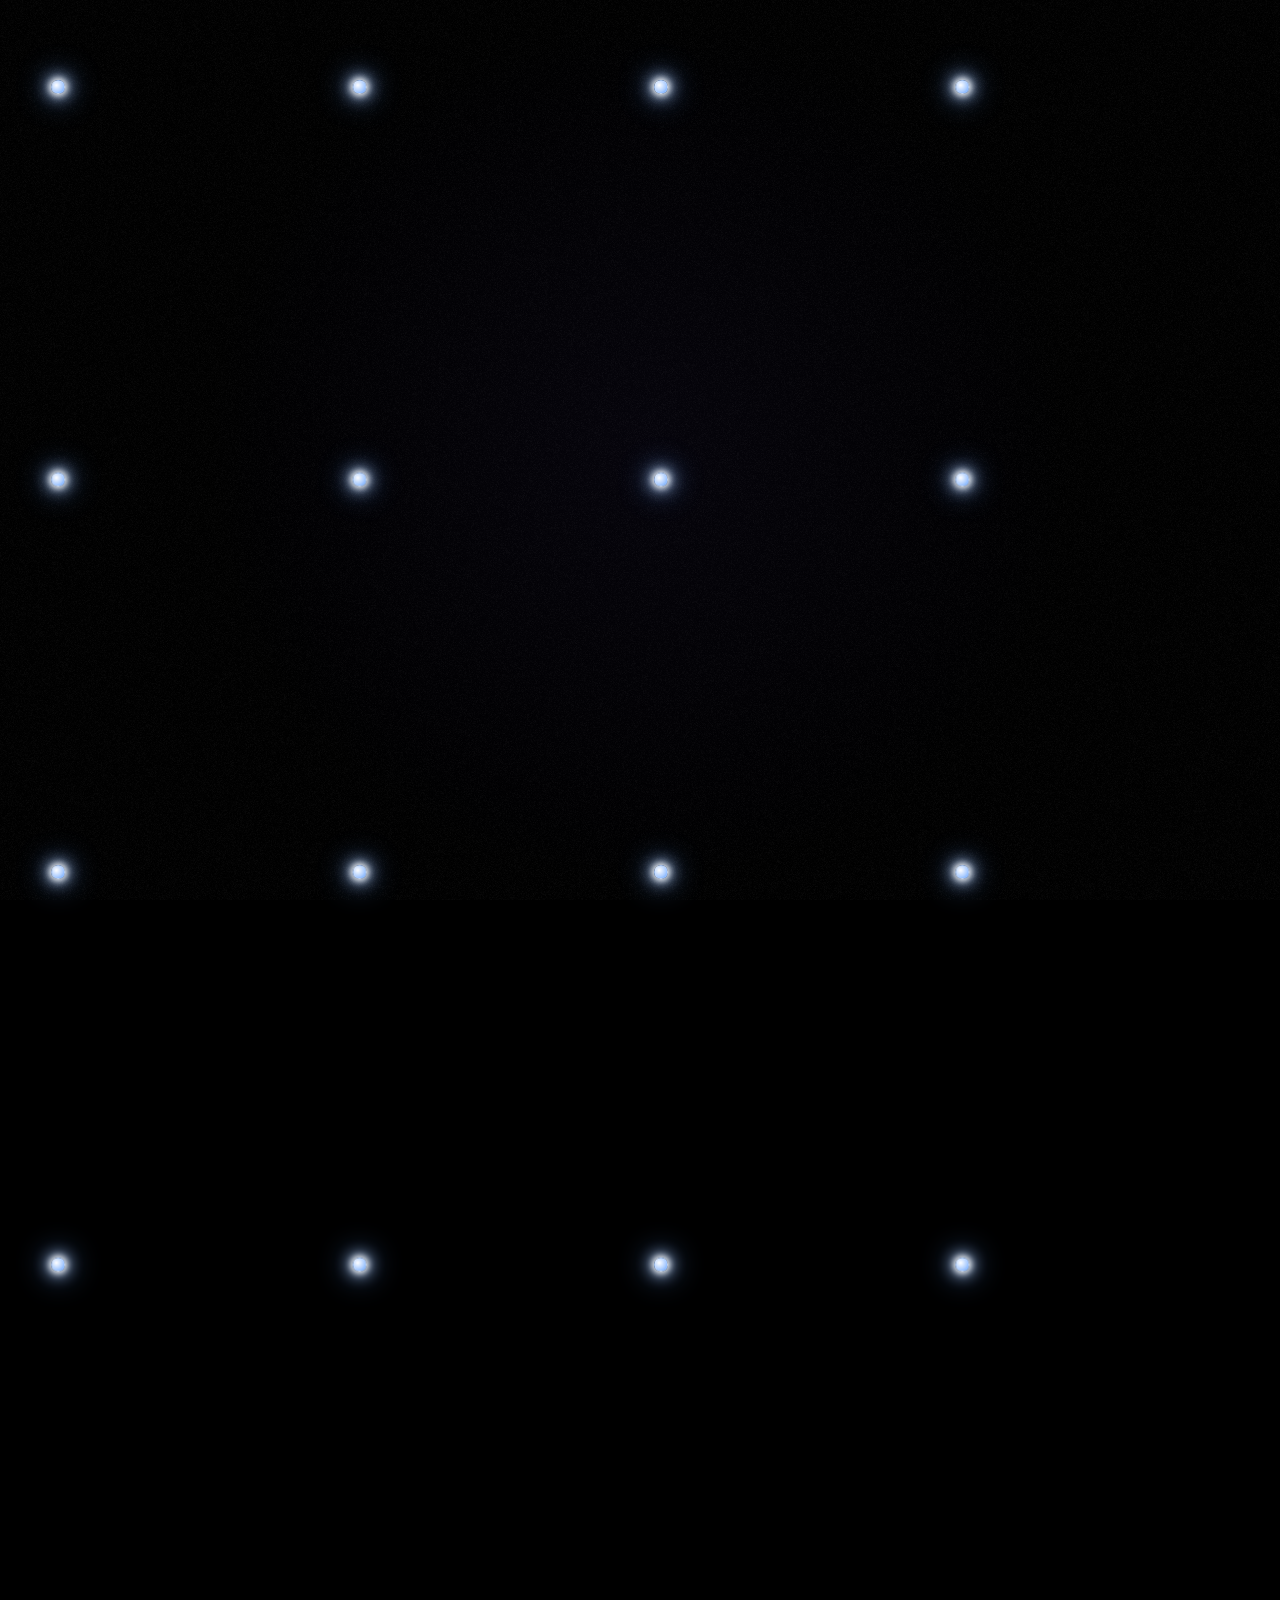
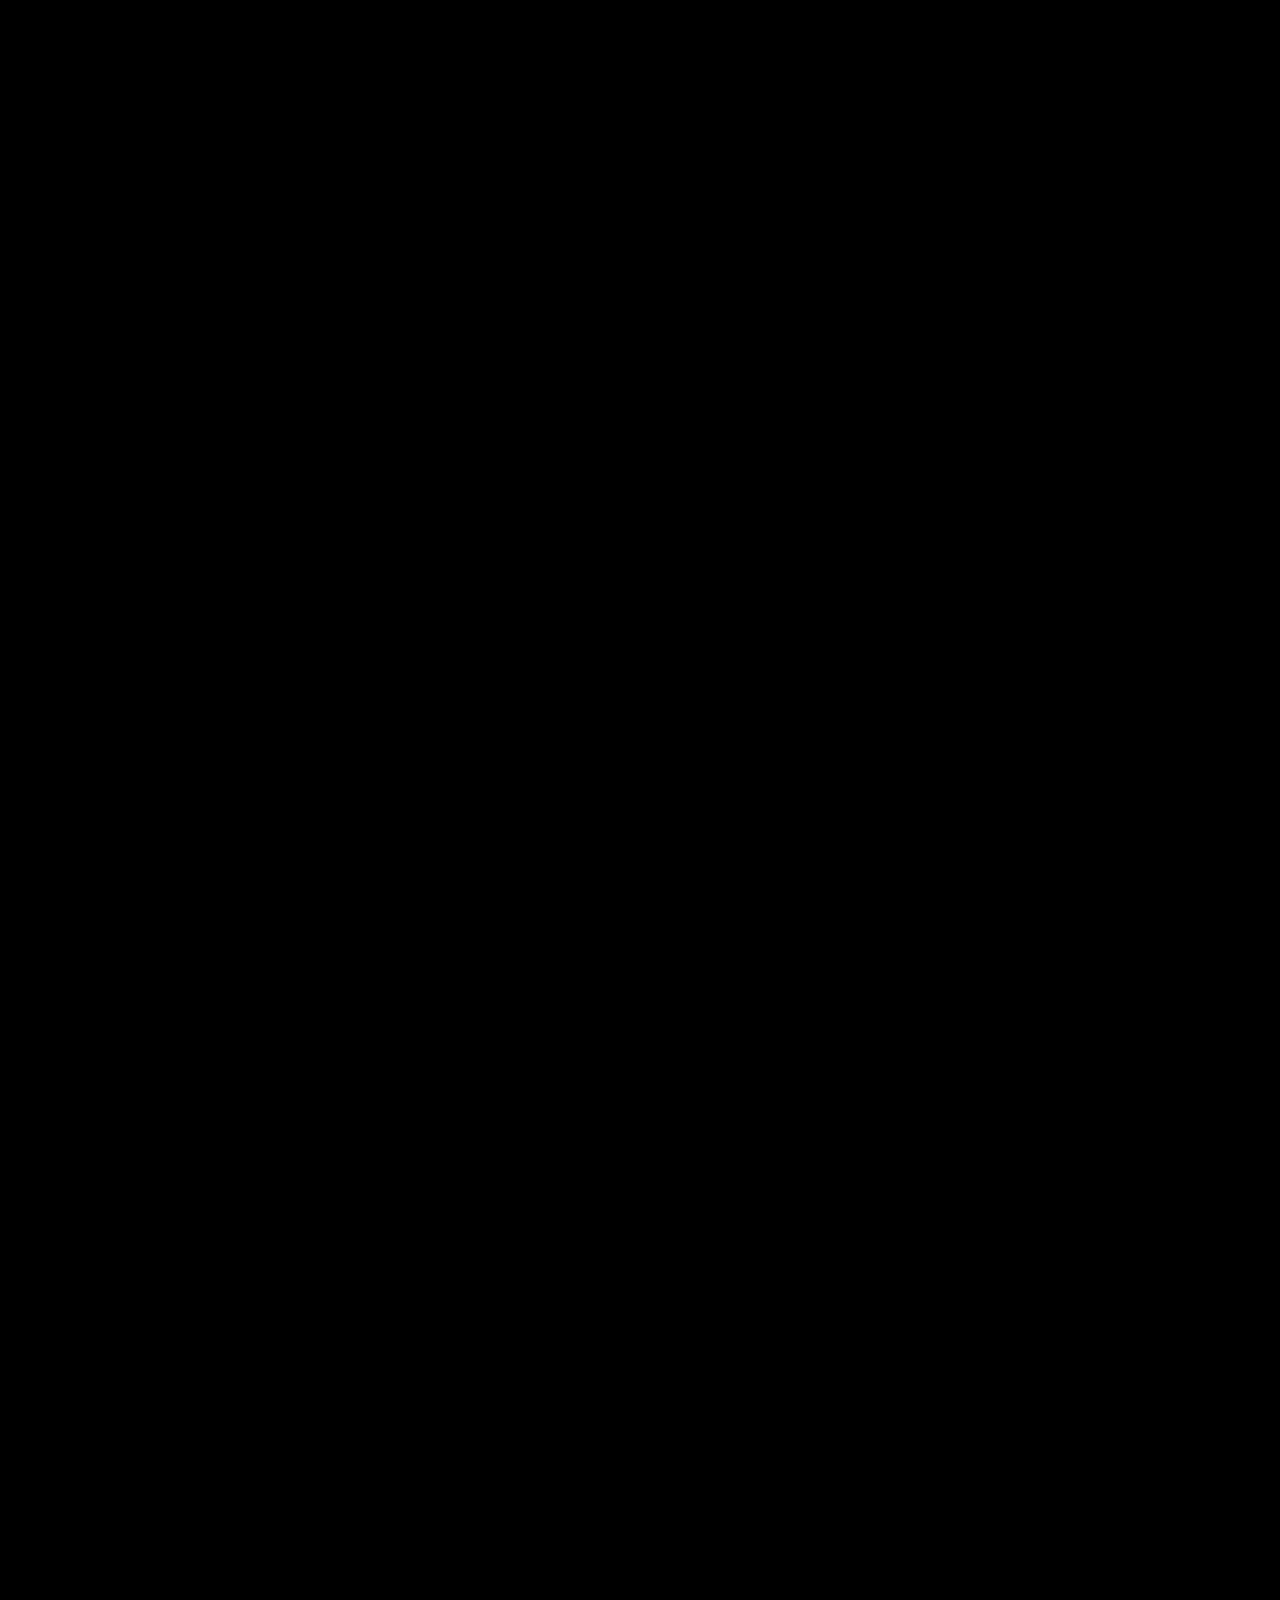
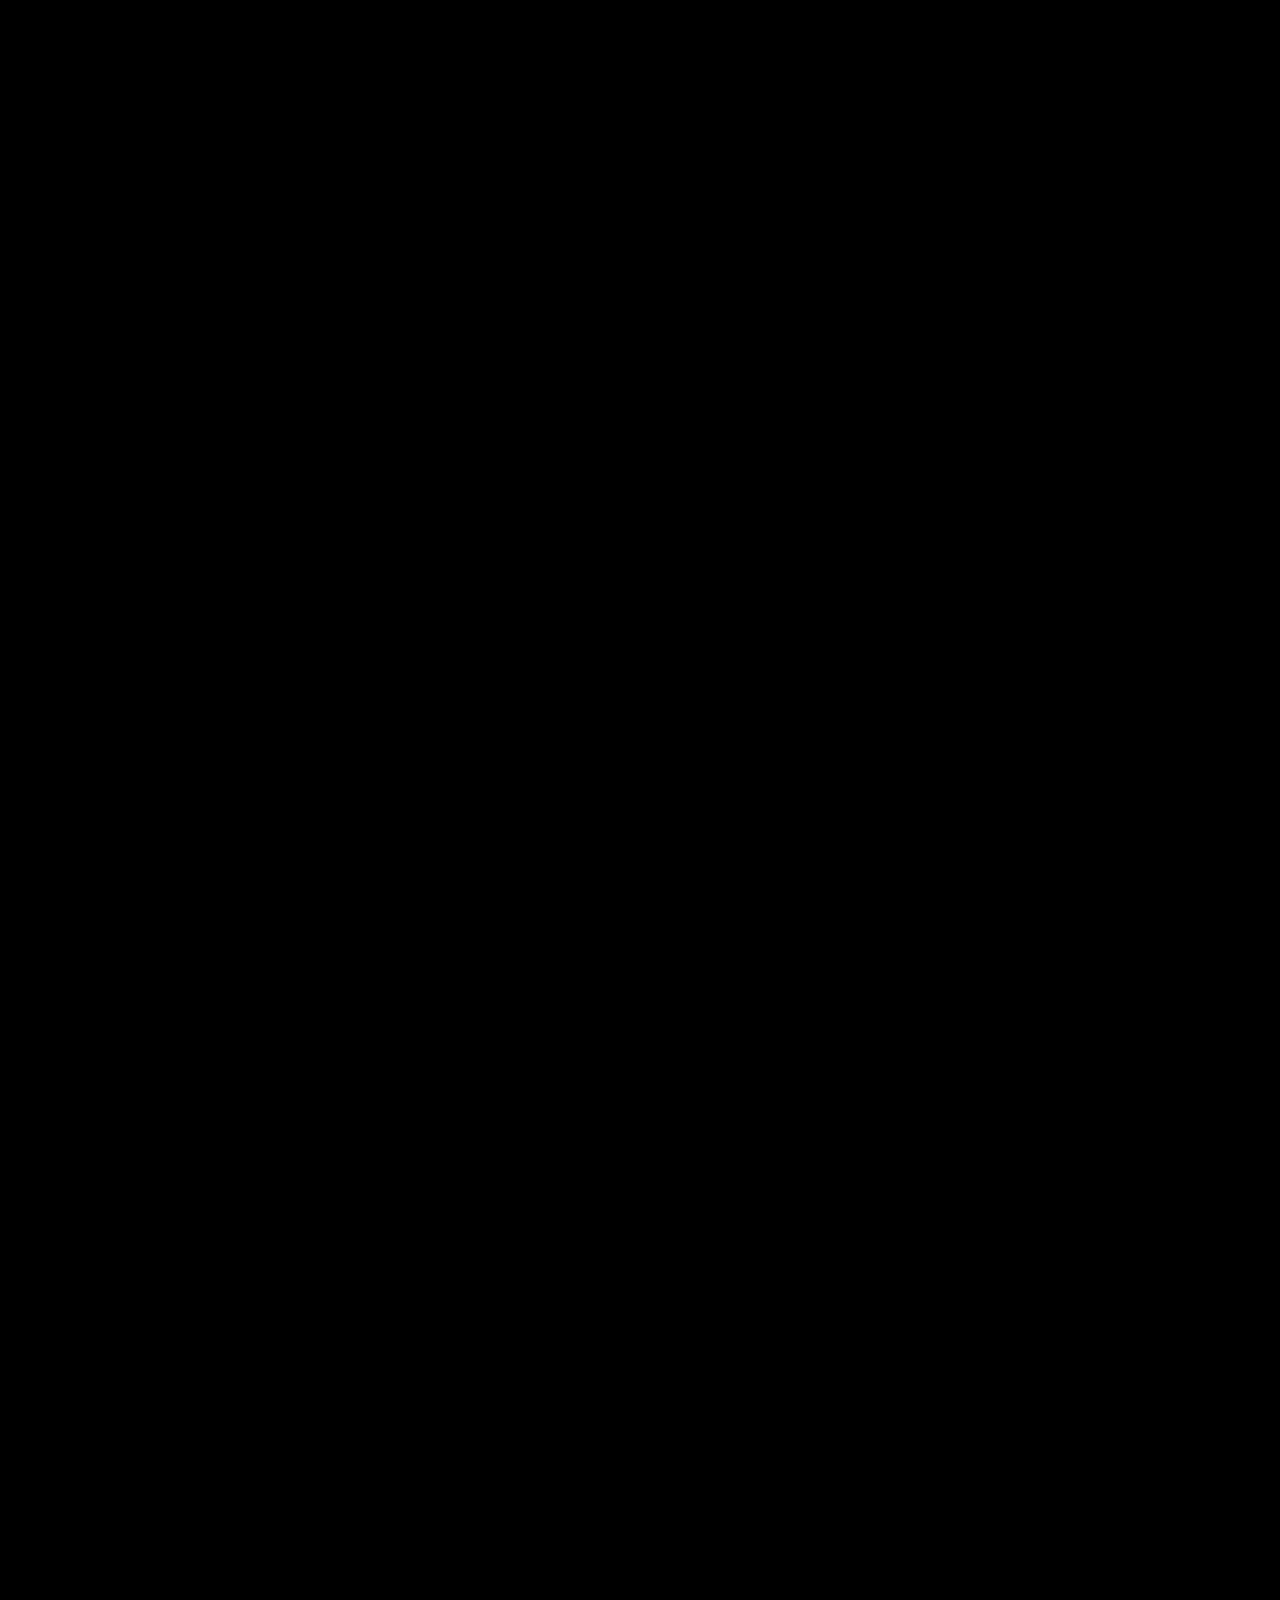
<file: competitions.html>
<!DOCTYPE html>
<html lang="en">

<head>
    <meta charset="UTF-8">
    <meta name="viewport" content="width=device-width, initial-scale=1.0">
    <title>Atomic Competitions</title>
    <link rel="preconnect" href="https://fonts.googleapis.com">
    <link rel="preconnect" href="https://fonts.gstatic.com" crossorigin>
    <link
        href="https://fonts.googleapis.com/css2?family=Orbitron:wght@600;800&family=DM+Mono&family=Space+Mono:wght@400;700&display=swap"
        rel="stylesheet">
    <link rel="stylesheet" href="competitions.css">
</head>

<body>
    <!-- Scroll track to allow the page to scroll to 400vh -->
    <div id="scroll-track"
        style="height: 400vh; width: 1px; position: relative; background: transparent; z-index: 0; pointer-events: none;">
    </div>

    <!-- Background Canvas for Grain/Noise -->
    <canvas id="bg-canvas"></canvas>


    <!-- Main Scene Container -->
    <div id="scene" class="scene">
        <div class="atom-container" id="atom-container">
            <!-- Central Nucleus -->
            <div id="nucleus" class="nucleus"></div>
            <!-- Scroll hint bar (Sticky bottom) -->
            <div id="scroll-hint-bar">
                <h1 id="scroll-hint-text">scroll to know more</h1>
                <div id="scroll-progress-bar"></div>
            </div>
        </div>
    </div>

    <!-- Orbits container for JS injection of images (Full viewport fixed overlay) -->
    <div id="orbit-container" style="
      position: fixed;
      top: 0;
      left: 0;
      width: 100vw;
      height: 100vh;
      pointer-events: none;
      z-index: 5;
      overflow: visible;
    ">
        <div id="ring-line-a" class="orbit-line"></div>
        <div id="ring-line-b" class="orbit-line"></div>
    </div>

    <!-- Final 4x4 Grid Container (Hidden initially) -->
    <div id="grid-container" class="competition-grid" style="display: none;">
        <!-- 16 Grid items generated by JS -->
    </div>

    <script src="competitions.js"></script>
</body>

</html>
</file>
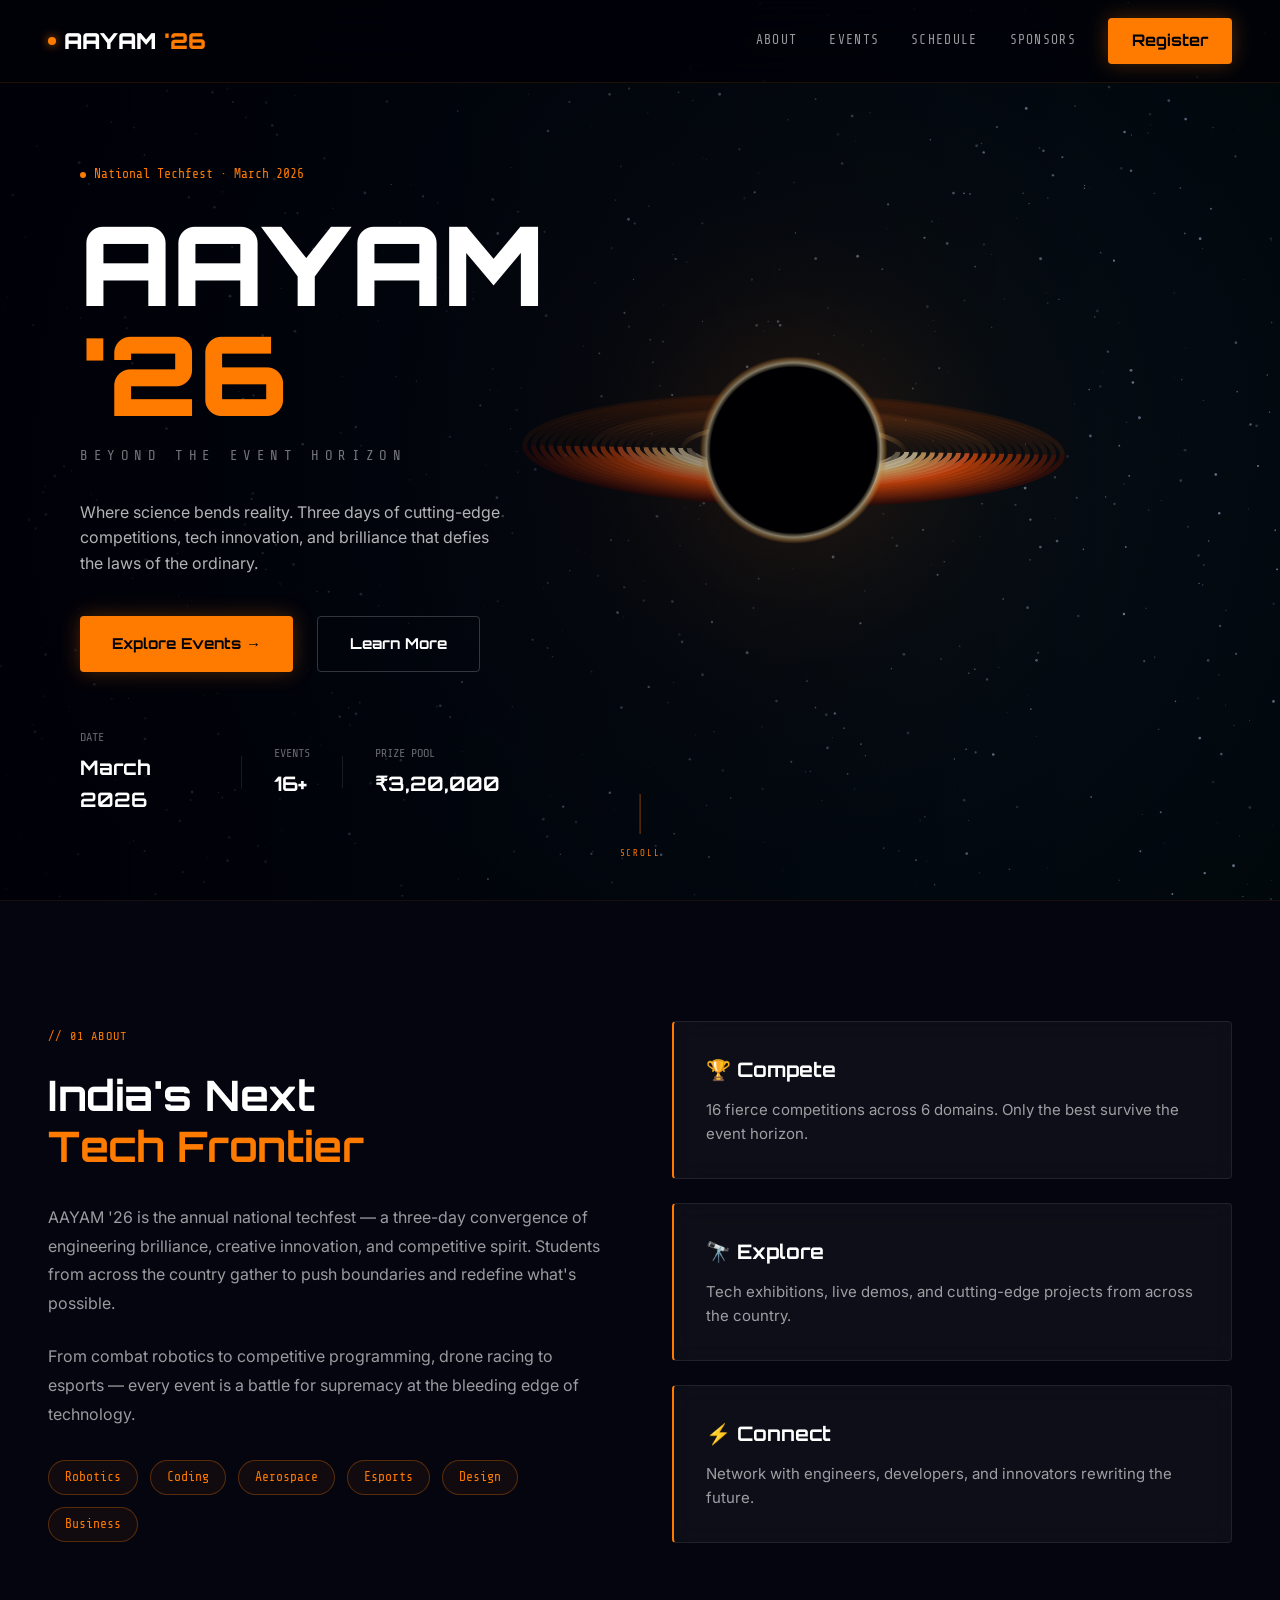
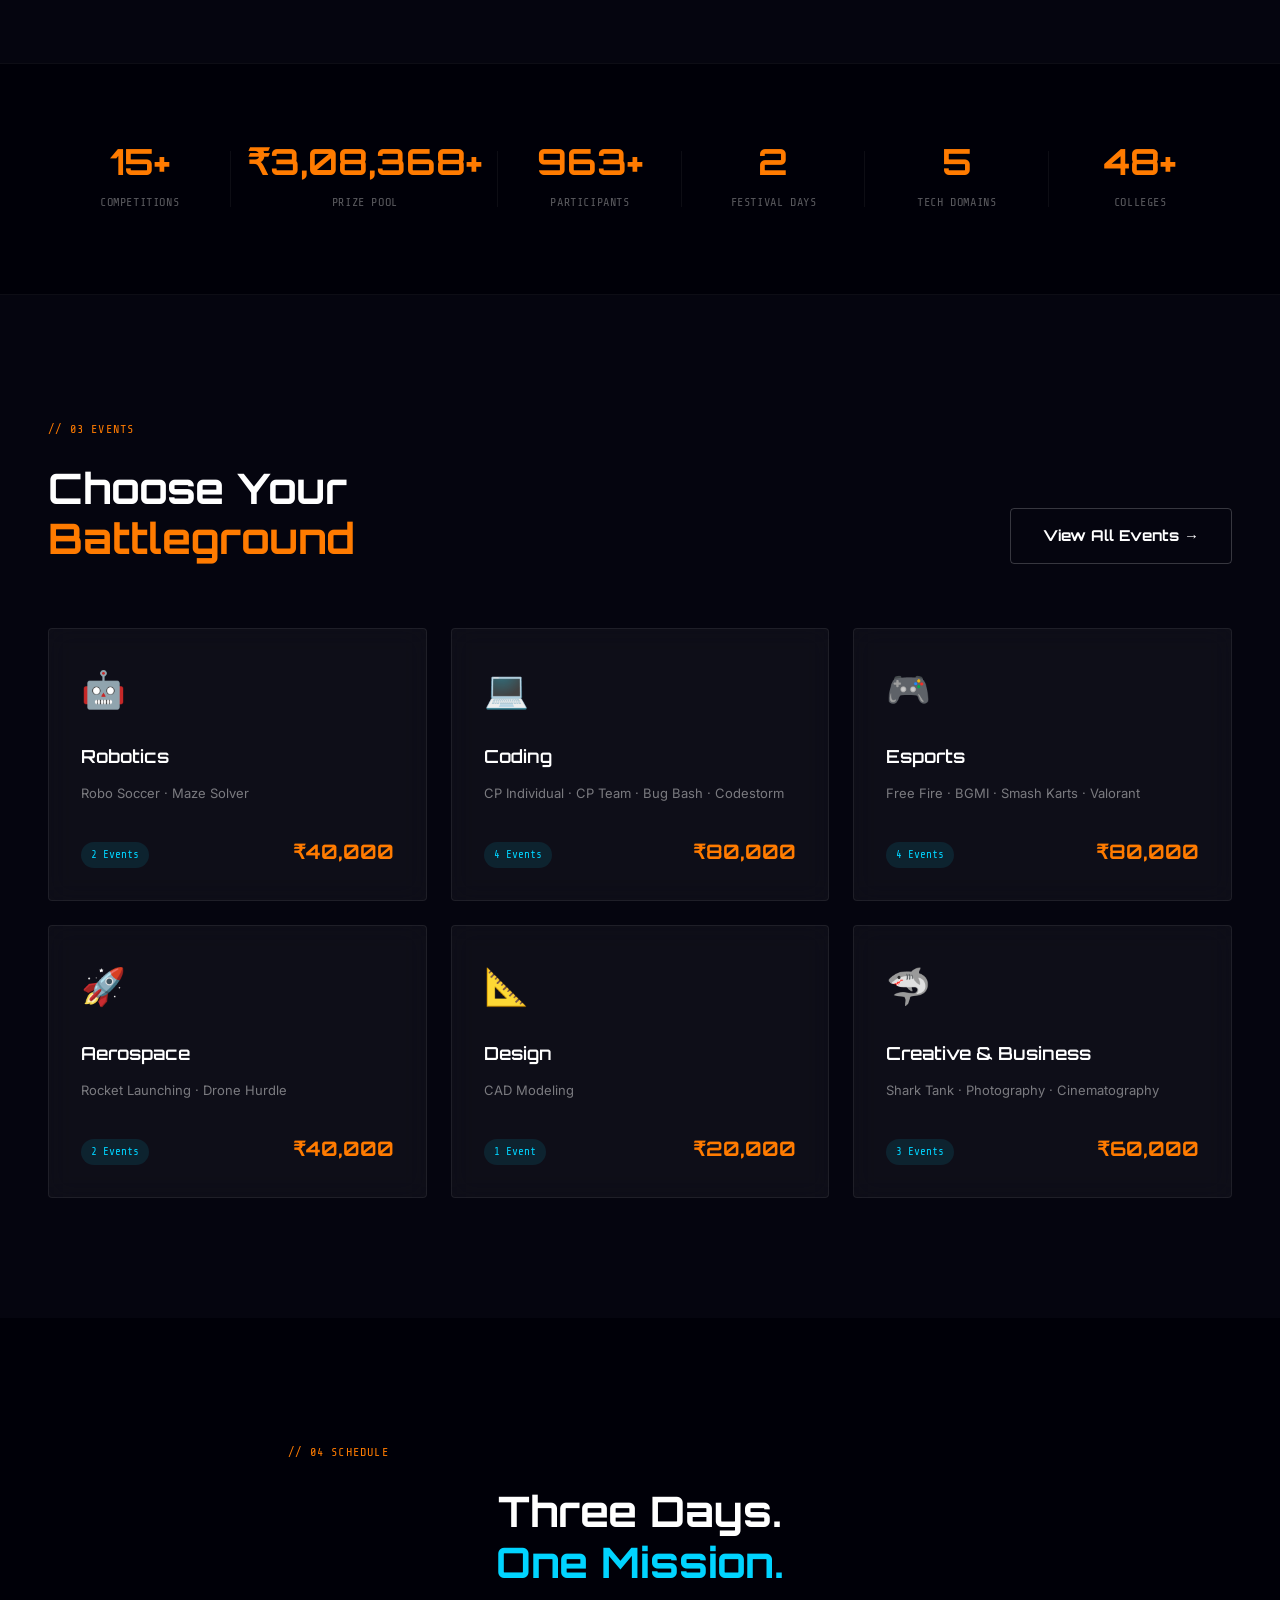
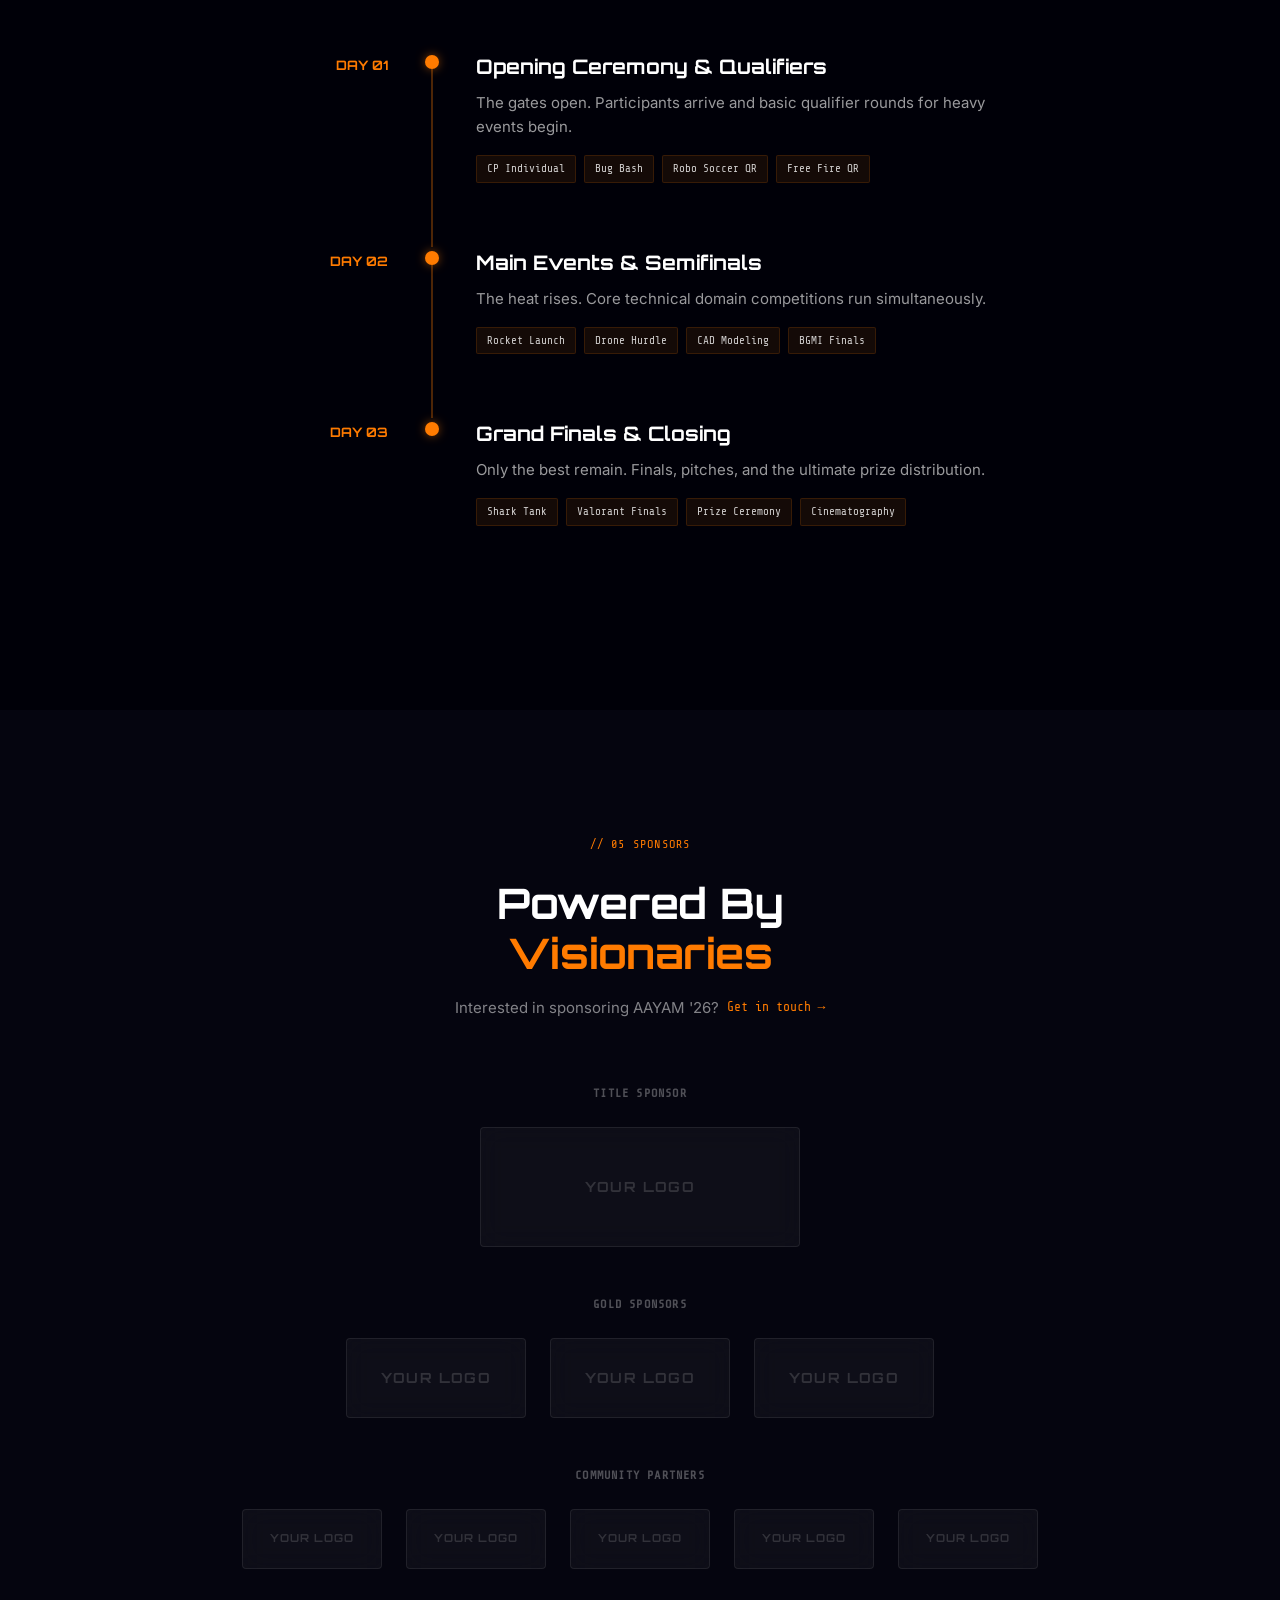
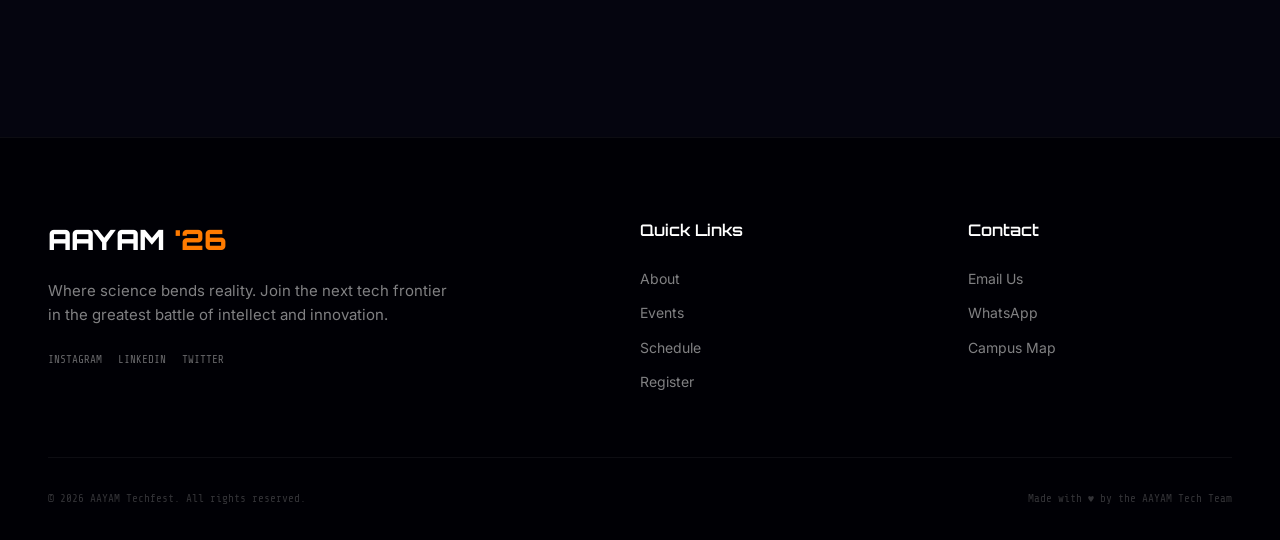
<file: home.html>
<!DOCTYPE html>
<html lang="en">
<head>
  <meta charset="UTF-8">
  <meta name="viewport" content="width=device-width, initial-scale=1.0">
  <title>AAYAM '26 | Beyond the Event Horizon</title>
  <link rel="preconnect" href="https://fonts.googleapis.com">
  <link rel="preconnect" href="https://fonts.gstatic.com" crossorigin>
  <link href="https://fonts.googleapis.com/css2?family=Orbitron:wght@400;600;700;900&family=Share+Tech+Mono&family=Inter:wght@300;400;500;600&display=swap" rel="stylesheet">
  <style>
    /* Color Palette */
    :root {
      --bg-base: #000008;
      --bg-space: #05050f;
      --accent-orange: #ff7b00;
      --accent-gold: #ffb347;
      --accent-cyan: #00d4ff;
      --text-primary: #ffffff;
      --text-secondary: #a0aec0;
      --text-dim: rgba(255, 255, 255, 0.4);
      --glass-bg: rgba(255, 255, 255, 0.04);
      --glass-border: rgba(255, 255, 255, 0.08);
    }

    * { margin: 0; padding: 0; box-sizing: border-box; }
    html { scroll-behavior: smooth; }
    body {
      font-family: 'Inter', sans-serif;
      background-color: var(--bg-base);
      color: var(--text-primary);
      overflow-x: hidden;
      line-height: 1.6;
    }

    /* Typography */
    h1, h2, h3, h4, .nav-brand, .btn-primary, .btn-secondary, .stat-number, .orbitron { font-family: 'Orbitron', sans-serif; }
    .mono { font-family: 'Share Tech Mono', monospace; }
    a { text-decoration: none; color: inherit; transition: all 0.3s ease; }

    /* Utilities */
    .container { max-width: 1280px; margin: 0 auto; padding: 0 48px; }
    .glass-card {
      background: var(--glass-bg);
      backdrop-filter: blur(12px);
      border: 1px solid var(--glass-border);
      border-radius: 4px;
    }

    /* Section Reveal */
    .section-reveal {
      opacity: 0;
      transform: translateY(30px);
      transition: opacity 0.8s ease, transform 0.8s ease;
    }
    .section-reveal.visible { opacity: 1; transform: translateY(0); }

    /* --- Navbar --- */
    #navbar {
      position: fixed; top: 0; left: 0; right: 0; z-index: 100;
      display: flex; justify-content: space-between; align-items: center;
      padding: 18px 48px;
      background: rgba(0,0,8,0.7);
      backdrop-filter: blur(20px);
      border-bottom: 1px solid rgba(255,123,0,0.12);
      transition: background 0.3s, border-bottom-color 0.3s;
    }
    #navbar.scrolled {
      background: rgba(0,0,8,0.95);
      border-bottom-color: rgba(255,123,0,0.3);
    }
    .nav-brand {
      display: flex; align-items: center; gap: 8px;
      font-size: 22px; font-weight: 900; color: #fff;
    }
    .nav-dot {
      width: 8px; height: 8px; border-radius: 50%;
      background: var(--accent-orange);
      box-shadow: 0 0 10px rgba(255,123,0,0.8);
      animation: pulse 2s infinite;
    }
    @keyframes pulse {
      0% { box-shadow: 0 0 0 0 rgba(255,123,0,0.4); }
      70% { box-shadow: 0 0 0 10px rgba(255,123,0,0); }
      100% { box-shadow: 0 0 0 0 rgba(255,123,0,0); }
    }
    .nav-year { color: var(--accent-orange); }

    .nav-links { display: flex; align-items: center; gap: 32px; }
    .nav-links a:not(.nav-cta) {
      font-family: 'Share Tech Mono', monospace; font-size: 13px;
      color: rgba(255,255,255,0.6); text-transform: uppercase;
      letter-spacing: 0.1em;
    }
    .nav-links a:not(.nav-cta):hover { color: #fff; }

    .nav-cta {
      background: var(--accent-orange); color: #000008;
      font-family: 'Orbitron', sans-serif; font-weight: 700;
      padding: 10px 24px; border-radius: 4px;
      box-shadow: 0 0 20px rgba(255,123,0,0.3);
    }
    .nav-cta:hover { box-shadow: 0 0 30px rgba(255,123,0,0.5); transform: translateY(-2px); }
    .nav-hamburger { display: none; }

    /* --- Hero Section --- */
    #hero {
      position: relative; width: 100vw; height: 100vh;
      overflow: hidden; display: flex; align-items: center;
    }
    #bh-canvas { position: absolute; inset: 0; width: 100%; height: 100%; z-index: 0; }
    .hero-overlay {
      position: absolute; inset: 0;
      background: linear-gradient(to right, rgba(0,0,8,0.88) 0%, rgba(0,0,8,0.5) 42%, rgba(0,0,8,0.0) 100%);
      z-index: 1;
    }
    .hero-content { position: relative; z-index: 2; max-width: 580px; padding: 0 80px; margin-top: 80px; }
    .hero-eyebrow {
      display: flex; align-items: center; gap: 8px;
      font-family: 'Share Tech Mono', monospace; font-size: 13px; color: var(--accent-orange);
      margin-bottom: 24px;
    }
    .eyebrow-dot { width: 6px; height: 6px; background: var(--accent-orange); border-radius: 50%; }
    .hero-title {
      font-family: 'Orbitron', sans-serif; font-size: clamp(64px, 9vw, 110px); font-weight: 900;
      line-height: 1; margin-bottom: 16px;
    }
    .title-main { color: #ffffff; }
    .title-year { color: var(--accent-orange); }
    .hero-tagline {
      font-family: 'Share Tech Mono', monospace; font-size: 14px;
      color: rgba(255,255,255,0.45); letter-spacing: 0.4em;
      text-transform: uppercase; margin-bottom: 32px;
    }
    .hero-desc {
      font-family: 'Inter', sans-serif; font-size: 16px; color: rgba(255,255,255,0.7);
      line-height: 1.6; margin-bottom: 40px;
    }
    .hero-ctas { display: flex; gap: 24px; margin-bottom: 56px; align-items: center; }
    .btn-primary {
      display: inline-block; background: var(--accent-orange); color: #000008;
      font-family: 'Orbitron', sans-serif; font-weight: 700;
      padding: 16px 32px; border-radius: 4px; border: none; font-size: 15px; cursor: pointer;
      box-shadow: 0 0 20px rgba(255,123,0,0.3); text-decoration: none; transition: all 0.3s;
    }
    .btn-primary:hover { box-shadow: 0 0 30px rgba(255,123,0,0.5); transform: translateY(-2px); }
    .btn-secondary {
      display: inline-block; background: transparent; color: #fff;
      border: 1px solid rgba(255,255,255,0.2);
      font-family: 'Orbitron', sans-serif; font-weight: 700;
      padding: 15px 32px; border-radius: 4px; font-size: 15px; cursor: pointer; text-decoration: none;
      transition: all 0.3s;
    }
    .btn-secondary:hover {
      border-color: var(--accent-cyan); color: var(--accent-cyan);
      box-shadow: 0 0 20px rgba(0,212,255,0.2);
    }
    .hero-stats-strip { display: flex; align-items: center; gap: 32px; }
    .hs-item { display: flex; flex-direction: column; gap: 4px; }
    .hs-label { font-family: 'Share Tech Mono', monospace; font-size: 12px; color: rgba(255,255,255,0.4); text-transform: uppercase; }
    .hs-val { font-family: 'Orbitron', sans-serif; font-weight: 700; font-size: 20px; color: #fff; }
    .hs-divider { width: 1px; height: 32px; background: rgba(255,255,255,0.1); }

    .scroll-hint {
      position: absolute; bottom: 40px; left: 50%; transform: translateX(-50%);
      display: flex; flex-direction: column; align-items: center; gap: 12px; z-index: 2;
    }
    .scroll-line {
      width: 1px; height: 40px; background: rgba(255,123,0,0.5);
      animation: scrollPulse 2s infinite; transform-origin: top;
    }
    @keyframes scrollPulse {
      0% { transform: scaleY(0); opacity: 0; }
      50% { transform: scaleY(1); opacity: 1; }
      100% { transform: scaleY(1); opacity: 0; }
    }
    .scroll-hint span {
      font-family: 'Share Tech Mono', monospace; font-size: 9px;
      color: var(--accent-orange); letter-spacing: 0.2em;
    }

    /* --- Common Section Styles --- */
    .sect-label {
      font-family: 'Share Tech Mono', monospace; font-size: 12px; display: inline-block;
      color: var(--accent-orange); margin-bottom: 24px; letter-spacing: 0.1em;
    }
    .sect-title {
      font-family: 'Orbitron', sans-serif; font-size: 42px; font-weight: 700;
      line-height: 1.2; margin-bottom: 32px;
    }
    .sect-title span.orange { color: var(--accent-orange); }
    .sect-title span.cyan { color: var(--accent-cyan); }

    /* --- About Section --- */
    #about { background: #05050f; border-top: 1px solid rgba(255,123,0,0.08); padding: 120px 0; }
    .about-grid { display: grid; grid-template-columns: 1fr 1fr; gap: 64px; align-items: center; }
    .about-text p { color: rgba(255,255,255,0.6); font-size: 16px; line-height: 1.8; margin-bottom: 24px; }
    .about-tags { display: flex; flex-wrap: wrap; gap: 12px; margin-top: 32px; }
    .about-tags span {
      font-family: 'Share Tech Mono', monospace; font-size: 13px;
      padding: 6px 16px; border: 1px solid rgba(255,123,0,0.3); border-radius: 20px;
      color: var(--accent-orange); background: rgba(255,123,0,0.05);
    }
    .about-cards { display: flex; flex-direction: column; gap: 24px; }
    .about-card { padding: 32px; border-left: 2px solid var(--accent-orange) !important; }
    .about-card h3 { display: flex; align-items: center; gap: 16px; font-size: 20px; margin-bottom: 12px; color: #fff; }
    .about-card p { color: rgba(255,255,255,0.6); font-size: 15px; margin: 0; }

    /* --- Stats Section --- */
    #stats {
      background: #000008; padding: 80px 0;
      border-top: 1px solid rgba(255,255,255,0.05); border-bottom: 1px solid rgba(255,255,255,0.05);
    }
    .stats-grid { display: grid; grid-template-columns: repeat(6, 1fr); text-align: center; }
    .stat-item { position: relative; padding: 0 16px; }
    .stat-item:not(:last-child)::after {
      content: ''; position: absolute; right: 0; top: 10%; height: 80%;
      width: 1px; background: rgba(255,255,255,0.05);
    }
    .stat-number { font-size: 36px; font-weight: 700; color: var(--accent-orange); margin-bottom: 8px; display: block; line-height: 1; }
    .stat-label { font-size: 12px; color: rgba(255,255,255,0.35); text-transform: uppercase; letter-spacing: 0.05em; font-family: 'Share Tech Mono', monospace; }

    /* --- Events Section --- */
    #events { background: #05050f; padding: 120px 0; }
    .events-header { display: flex; justify-content: space-between; align-items: flex-end; margin-bottom: 64px; }
    .events-grid { display: grid; grid-template-columns: repeat(3, 1fr); gap: 24px; }
    .event-card {
      padding: 32px; border: 1px solid rgba(255,255,255,0.07);
      transition: all 0.3s; position: relative; overflow: hidden;
      display: flex; flex-direction: column; height: 100%;
    }
    .event-card:hover {
      transform: translateY(-4px); border-color: var(--accent-orange);
      background: radial-gradient(circle at top right, rgba(255,123,0,0.05), var(--glass-bg));
    }
    .ec-icon { font-size: 36px; margin-bottom: 24px; display: block; }
    .ec-title { font-size: 18px; color: #fff; margin-bottom: 12px; font-weight: 600; font-family: 'Orbitron', sans-serif;}
    .ec-list { color: rgba(255,255,255,0.45); font-size: 13px; flex-grow: 1; margin-bottom: 32px; }
    .ec-bottom { display: flex; justify-content: space-between; align-items: flex-end; }
    .ec-badge {
      font-family: 'Share Tech Mono', monospace; font-size: 11px;
      color: var(--accent-cyan); background: rgba(0,212,255,0.1);
      padding: 4px 10px; border-radius: 20px;
    }
    .ec-prize { font-family: 'Orbitron', sans-serif; font-size: 20px; font-weight: 700; color: var(--accent-orange); }

    /* --- Timeline Section --- */
    #timeline { background: #000008; padding: 120px 0; }
    .timeline-list { margin-top: 64px; display: flex; flex-direction: column; }
    .timeline-item { display: grid; grid-template-columns: 100px 40px 1fr; gap: 0 24px; }
    .timeline-day { text-align: right; font-size: 13px; color: var(--accent-orange); padding-top: 4px; font-weight: bold; text-transform: uppercase; font-family: 'Orbitron', sans-serif; }
    .timeline-connector { display: flex; flex-direction: column; align-items: center; }
    .tc-dot {
      width: 14px; height: 14px; border-radius: 50%; background: var(--accent-orange);
      box-shadow: 0 0 10px rgba(255,123,0,0.5); z-index: 2; margin-top: 4px;
    }
    .tc-line { width: 2px; flex-grow: 1; background: rgba(255,123,0,0.3); min-height: 80px; }
    .timeline-item:last-child .tc-line { display: none; }
    .timeline-content { padding-bottom: 64px; }
    .timeline-content h3 { font-size: 20px; color: #fff; margin-bottom: 8px; font-family: 'Orbitron', sans-serif;}
    .timeline-content p { color: rgba(255,255,255,0.6); font-size: 15px; margin-bottom: 16px; }
    .timeline-chips { display: flex; flex-wrap: wrap; gap: 8px; }
    .timeline-chips span {
      font-family: 'Share Tech Mono', monospace; font-size: 11px;
      padding: 4px 10px; background: rgba(255,123,0,0.08); color: rgba(255,255,255,0.8);
      border-radius: 2px; border: 1px solid rgba(255,123,0,0.15);
    }

    /* --- Sponsors Section --- */
    #sponsors { background: #05050f; padding: 120px 0; text-align: center; }
    .sponsors-subtitle {
      color: rgba(255,255,255,0.5); font-size: 15px; margin-bottom: 64px; display: inline-flex; align-items: center; gap: 8px;
    }
    .sponsors-subtitle a { color: var(--accent-orange); font-family: 'Share Tech Mono', monospace; font-size: 13px;}
    .sp-tier { margin-bottom: 48px; }
    .sp-tier h4 {
      font-family: 'Share Tech Mono', monospace; font-size: 12px;
      color: rgba(255,255,255,0.3); letter-spacing: 0.1em; margin-bottom: 24px; text-transform: uppercase;
    }
    .sp-row { display: flex; justify-content: center; gap: 24px; flex-wrap: wrap; }
    .sp-slot {
      display: flex; align-items: center; justify-content: center;
      border-radius: 4px; transition: all 0.3s;
      color: rgba(255,255,255,0.15); font-family: 'Orbitron', sans-serif; font-size: 14px; font-weight: 700;
      letter-spacing: 0.1em;
    }
    .sp-slot:hover { border-color: rgba(255,123,0,0.4); box-shadow: 0 0 20px rgba(255,123,0,0.1); color: rgba(255,255,255,0.3); }
    .sp-title { width: 320px; height: 120px; }
    .sp-gold { width: 180px; height: 80px; }
    .sp-partner { width: 140px; height: 60px; font-size: 11px; }

    /* --- Footer --- */
    footer { background: #000005; border-top: 1px solid rgba(255,255,255,0.05); padding: 80px 0 32px 0; }
    .footer-grid { display: grid; grid-template-columns: 2fr 1fr 1fr; gap: 64px; margin-bottom: 64px; }
    .f-brand { font-size: 28px; font-weight: 900; color: #fff; margin-bottom: 16px; display: inline-block; font-family: 'Orbitron', sans-serif;}
    .f-brand span { color: var(--accent-orange); }
    .f-desc { color: rgba(255,255,255,0.5); font-size: 15px; margin-bottom: 24px; max-width: 400px; }
    .f-socials { display: flex; gap: 16px; }
    .f-socials a { font-family: 'Share Tech Mono', monospace; font-size: 11px; color: rgba(255,255,255,0.4); text-transform: uppercase; }
    .f-socials a:hover { color: var(--accent-orange); }

    .f-heading { font-family: 'Orbitron', sans-serif; font-size: 16px; color: #fff; margin-bottom: 24px; font-weight: 600; }
    .f-links { display: flex; flex-direction: column; gap: 12px; }
    .f-links a { color: rgba(255,255,255,0.5); font-size: 14px; }
    .f-links a:hover { color: var(--accent-cyan); transform: translateX(4px); }

    .footer-bottom {
      border-top: 1px solid rgba(255,255,255,0.05); padding-top: 32px;
      display: flex; justify-content: space-between; align-items: center;
    }
    .footer-bottom p { font-family: 'Share Tech Mono', monospace; font-size: 11px; color: rgba(255,255,255,0.2); margin: 0; }

    /* Responsive Breakpoints */
    /* Tablet (≤1024px) */
    @media (max-width: 1024px) {
      .stats-grid  { grid-template-columns: repeat(3, 1fr); gap: 32px 0; }
      .stat-item:nth-child(3)::after, .stat-item:last-child::after { display: none; }
      .events-grid { grid-template-columns: repeat(2, 1fr); }
      .about-grid  { grid-template-columns: 1fr; gap: 48px; }
      .footer-grid { grid-template-columns: 1fr 1fr; }
    }

    /* Mobile (≤768px) */
    @media (max-width: 768px) {
      .container       { padding: 0 24px; }
      section          { padding: 80px 0; }
      #navbar          { padding: 16px 24px; }
      .nav-links       { display: none; position: fixed; top: 70px; left: 0; right: 0;
                         background: rgba(0,0,8,0.98); flex-direction: column;
                         padding: 24px; gap: 20px; border-bottom: 1px solid rgba(255,123,0,0.2); }
      .nav-links.nav-open { display: flex; }
      .nav-hamburger   { display: block; background: none; border: none; color: #fff; font-size: 22px; cursor: pointer; }
      .hero-content    { padding: 0 24px; margin-top: 0; text-align: center; display: flex; flex-direction: column; align-items: center;}
      .hero-eyebrow    { justify-content: center; }
      .hero-desc       { text-align: center; }
      .hero-stats-strip{ flex-wrap: wrap; gap: 16px; justify-content: center; margin-top: 16px;}
      .stats-grid      { grid-template-columns: repeat(2, 1fr); gap: 40px 0;}
      .stat-item:nth-child(even)::after, .stat-item:nth-child(3)::after { display: none; }
      .events-grid     { grid-template-columns: 1fr; }
      .events-header   { flex-direction: column; align-items: flex-start; gap: 16px;}
      .timeline-item   { grid-template-columns: 60px 24px 1fr; gap: 0 16px; }
      .footer-grid     { grid-template-columns: 1fr; gap: 32px; }
      .footer-bottom   { flex-direction: column; text-align: center; gap: 8px; }
      .hs-divider      { display: none; }
      .hs-item         { flex: 1 1 40%; align-items: center; }
      .btn-primary, .btn-secondary { width: 100%; text-align: center; }
      .hero-ctas       { flex-direction: column; gap: 16px; width: 100%; }
    }
    @media (min-width: 769px) {
      .nav-hamburger { display: none; }
    }
  </style>
</head>
<body>
  <!-- Navbar -->
  <nav id="navbar">
    <a href="#" class="nav-brand">
      <span class="nav-dot"></span>
      AAYAM <span class="nav-year">'26</span>
    </a>
    <div class="nav-links">
      <a href="#about">About</a>
      <a href="#events">Events</a>
      <a href="#timeline">Schedule</a>
      <a href="#sponsors">Sponsors</a>
      <a href="competitions/competitions.html" class="nav-cta">Register</a>
    </div>
    <button class="nav-hamburger" aria-label="Menu">☰</button>
  </nav>

  <!-- Hero Section -->
  <section id="hero">
    <canvas id="bh-canvas"></canvas>
    <div class="hero-overlay"></div>
    <div class="hero-content">
      <div class="hero-eyebrow">
        <span class="eyebrow-dot"></span>
        National Techfest · March 2026
      </div>
      <h1 class="hero-title">
        <span class="title-main">AAYAM</span>
        <span class="title-year">'26</span>
      </h1>
      <p class="hero-tagline">Beyond the Event Horizon</p>
      <p class="hero-desc">
        Where science bends reality. Three days of cutting-edge competitions,
        tech innovation, and brilliance that defies the laws of the ordinary.
      </p>
      <div class="hero-ctas">
        <a href="competitions/competitions.html" class="btn-primary">Explore Events →</a>
        <a href="#about" class="btn-secondary">Learn More</a>
      </div>
      <div class="hero-stats-strip">
        <div class="hs-item"><span class="hs-label">Date</span><span class="hs-val">March 2026</span></div>
        <div class="hs-divider"></div>
        <div class="hs-item"><span class="hs-label">Events</span><span class="hs-val">16+</span></div>
        <div class="hs-divider"></div>
        <div class="hs-item"><span class="hs-label">Prize Pool</span><span class="hs-val">₹3,20,000</span></div>
      </div>
    </div>
    <div class="scroll-hint">
      <div class="scroll-line"></div>
      <span>SCROLL</span>
    </div>
  </section>

  <!-- About Section -->
  <section id="about" class="section-reveal">
    <div class="container about-grid">
      <div class="about-text">
        <span class="sect-label">// 01 ABOUT</span>
        <h2 class="sect-title">India's Next <br> <span class="orange">Tech Frontier</span></h2>
        <p>AAYAM '26 is the annual national techfest — a three-day convergence of engineering brilliance, creative innovation, and competitive spirit. Students from across the country gather to push boundaries and redefine what's possible.</p>
        <p>From combat robotics to competitive programming, drone racing to esports — every event is a battle for supremacy at the bleeding edge of technology.</p>
        <div class="about-tags">
          <span>Robotics</span><span>Coding</span><span>Aerospace</span><span>Esports</span><span>Design</span><span>Business</span>
        </div>
      </div>
      <div class="about-cards">
        <div class="about-card glass-card">
          <h3>🏆 Compete</h3>
          <p>16 fierce competitions across 6 domains. Only the best survive the event horizon.</p>
        </div>
        <div class="about-card glass-card">
          <h3>🔭 Explore</h3>
          <p>Tech exhibitions, live demos, and cutting-edge projects from across the country.</p>
        </div>
        <div class="about-card glass-card">
          <h3>⚡ Connect</h3>
          <p>Network with engineers, developers, and innovators rewriting the future.</p>
        </div>
      </div>
    </div>
  </section>

  <!-- Stats Section -->
  <section id="stats" class="section-reveal">
    <div class="container">
      <div class="stats-grid">
        <div class="stat-item" data-target="16" data-suffix="+"><span class="stat-number">0</span><span class="stat-label">Competitions</span></div>
        <div class="stat-item" data-prefix="₹" data-target="320000" data-suffix="+"><span class="stat-number">0</span><span class="stat-label">Prize Pool</span></div>
        <div class="stat-item" data-target="1000" data-suffix="+"><span class="stat-number">0</span><span class="stat-label">Participants</span></div>
        <div class="stat-item" data-target="3"><span class="stat-number">0</span><span class="stat-label">Festival Days</span></div>
        <div class="stat-item" data-target="6"><span class="stat-number">0</span><span class="stat-label">Tech Domains</span></div>
        <div class="stat-item" data-target="50" data-suffix="+"><span class="stat-number">0</span><span class="stat-label">Colleges</span></div>
      </div>
    </div>
  </section>

  <!-- Events Section -->
  <section id="events" class="section-reveal">
    <div class="container">
      <div class="events-header">
        <div>
          <span class="sect-label">// 03 EVENTS</span>
          <h2 class="sect-title" style="margin-bottom:0;">Choose Your <br> <span class="orange">Battleground</span></h2>
        </div>
        <a href="competitions/competitions.html" class="btn-secondary">View All Events →</a>
      </div>
      <div class="events-grid">
        <a href="competitions/competitions.html" class="event-card glass-card">
          <span class="ec-icon">🤖</span>
          <h3 class="ec-title">Robotics</h3>
          <p class="ec-list">Robo Soccer · Maze Solver</p>
          <div class="ec-bottom">
            <span class="ec-badge">2 Events</span>
            <span class="ec-prize">₹40,000</span>
          </div>
        </a>
        <a href="competitions/competitions.html" class="event-card glass-card">
          <span class="ec-icon">💻</span>
          <h3 class="ec-title">Coding</h3>
          <p class="ec-list">CP Individual · CP Team · Bug Bash · Codestorm</p>
          <div class="ec-bottom">
            <span class="ec-badge">4 Events</span>
            <span class="ec-prize">₹80,000</span>
          </div>
        </a>
        <a href="competitions/competitions.html" class="event-card glass-card">
          <span class="ec-icon">🎮</span>
          <h3 class="ec-title">Esports</h3>
          <p class="ec-list">Free Fire · BGMI · Smash Karts · Valorant</p>
          <div class="ec-bottom">
            <span class="ec-badge">4 Events</span>
            <span class="ec-prize">₹80,000</span>
          </div>
        </a>
        <a href="competitions/competitions.html" class="event-card glass-card">
          <span class="ec-icon">🚀</span>
          <h3 class="ec-title">Aerospace</h3>
          <p class="ec-list">Rocket Launching · Drone Hurdle</p>
          <div class="ec-bottom">
            <span class="ec-badge">2 Events</span>
            <span class="ec-prize">₹40,000</span>
          </div>
        </a>
        <a href="competitions/competitions.html" class="event-card glass-card">
          <span class="ec-icon">📐</span>
          <h3 class="ec-title">Design</h3>
          <p class="ec-list">CAD Modeling</p>
          <div class="ec-bottom">
            <span class="ec-badge">1 Event</span>
            <span class="ec-prize">₹20,000</span>
          </div>
        </a>
        <a href="competitions/competitions.html" class="event-card glass-card">
          <span class="ec-icon">🦈</span>
          <h3 class="ec-title">Creative & Business</h3>
          <p class="ec-list">Shark Tank · Photography · Cinematography</p>
          <div class="ec-bottom">
            <span class="ec-badge">3 Events</span>
            <span class="ec-prize">₹60,000</span>
          </div>
        </a>
      </div>
    </div>
  </section>

  <!-- Timeline Section -->
  <section id="timeline" class="section-reveal">
    <div class="container" style="max-width:800px;">
      <span class="sect-label" style="text-align:center;">// 04 SCHEDULE</span>
      <h2 class="sect-title" style="text-align:center;">Three Days. <br> <span class="cyan">One Mission.</span></h2>
      <div class="timeline-list">
        <div class="timeline-item">
          <div class="timeline-day">Day 01</div>
          <div class="timeline-connector">
            <div class="tc-dot"></div>
            <div class="tc-line"></div>
          </div>
          <div class="timeline-content">
            <h3>Opening Ceremony & Qualifiers</h3>
            <p>The gates open. Participants arrive and basic qualifier rounds for heavy events begin.</p>
            <div class="timeline-chips">
              <span>CP Individual</span><span>Bug Bash</span><span>Robo Soccer QR</span><span>Free Fire QR</span>
            </div>
          </div>
        </div>
        <div class="timeline-item">
          <div class="timeline-day">Day 02</div>
          <div class="timeline-connector">
            <div class="tc-dot"></div>
            <div class="tc-line"></div>
          </div>
          <div class="timeline-content">
            <h3>Main Events & Semifinals</h3>
            <p>The heat rises. Core technical domain competitions run simultaneously.</p>
            <div class="timeline-chips">
              <span>Rocket Launch</span><span>Drone Hurdle</span><span>CAD Modeling</span><span>BGMI Finals</span>
            </div>
          </div>
        </div>
        <div class="timeline-item">
          <div class="timeline-day">Day 03</div>
          <div class="timeline-connector">
            <div class="tc-dot"></div>
            <div class="tc-line"></div>
          </div>
          <div class="timeline-content">
            <h3>Grand Finals & Closing</h3>
            <p>Only the best remain. Finals, pitches, and the ultimate prize distribution.</p>
            <div class="timeline-chips">
              <span>Shark Tank</span><span>Valorant Finals</span><span>Prize Ceremony</span><span>Cinematography</span>
            </div>
          </div>
        </div>
      </div>
    </div>
  </section>

  <!-- Sponsors Section -->
  <section id="sponsors" class="section-reveal">
    <div class="container" style="max-width:1000px;">
      <span class="sect-label">// 05 SPONSORS</span>
      <h2 class="sect-title" style="margin-bottom:16px;">Powered By <br> <span class="orange">Visionaries</span></h2>
      <div class="sponsors-subtitle">
        Interested in sponsoring AAYAM '26? <a href="mailto:sponsor@aayam.com">Get in touch →</a>
      </div>
      
      <div class="sp-tier">
        <h4>Title Sponsor</h4>
        <div class="sp-row">
          <div class="sp-slot sp-title glass-card">YOUR LOGO</div>
        </div>
      </div>
      <div class="sp-tier">
        <h4>Gold Sponsors</h4>
        <div class="sp-row">
          <div class="sp-slot sp-gold glass-card">YOUR LOGO</div>
          <div class="sp-slot sp-gold glass-card">YOUR LOGO</div>
          <div class="sp-slot sp-gold glass-card">YOUR LOGO</div>
        </div>
      </div>
      <div class="sp-tier">
        <h4>Community Partners</h4>
        <div class="sp-row">
          <div class="sp-slot sp-partner glass-card">YOUR LOGO</div>
          <div class="sp-slot sp-partner glass-card">YOUR LOGO</div>
          <div class="sp-slot sp-partner glass-card">YOUR LOGO</div>
          <div class="sp-slot sp-partner glass-card">YOUR LOGO</div>
          <div class="sp-slot sp-partner glass-card">YOUR LOGO</div>
        </div>
      </div>
    </div>
  </section>

  <!-- Footer -->
  <footer>
    <div class="container">
      <div class="footer-grid">
        <div class="f-col-1">
          <div class="f-brand">AAYAM <span>'26</span></div>
          <p class="f-desc">Where science bends reality. Join the next tech frontier in the greatest battle of intellect and innovation.</p>
          <div class="f-socials">
            <a href="#">Instagram</a>
            <a href="#">LinkedIn</a>
            <a href="#">Twitter</a>
          </div>
        </div>
        <div class="f-col-2">
          <h4 class="f-heading">Quick Links</h4>
          <div class="f-links">
            <a href="#about">About</a>
            <a href="#events">Events</a>
            <a href="#timeline">Schedule</a>
            <a href="competitions/competitions.html">Register</a>
          </div>
        </div>
        <div class="f-col-3">
          <h4 class="f-heading">Contact</h4>
          <div class="f-links">
            <a href="mailto:hello@aayam.com">Email Us</a>
            <a href="#">WhatsApp</a>
            <a href="#">Campus Map</a>
          </div>
        </div>
      </div>
      <div class="footer-bottom">
        <p>© 2026 AAYAM Techfest. All rights reserved.</p>
        <p>Made with ♥ by the AAYAM Tech Team</p>
      </div>
    </div>
  </footer>

  <script>
    // 1. Black Hole Canvas
    const canvas = document.getElementById('bh-canvas');
    const ctx    = canvas.getContext('2d');
    let W = canvas.width  = window.innerWidth;
    let H = canvas.height = window.innerHeight;

    // Pre-generate 800 stars
    const stars = Array.from({length: 800}, () => ({
      x: Math.random() * W,
      y: Math.random() * H,
      r: 0.3 + Math.random() * 1.2,
      opacity: 0.2 + Math.random() * 0.8,
      drift: (Math.random() - 0.5) * 0.015
    }));

    let diskRotation = 0;

    function drawBH() {
      requestAnimationFrame(drawBH);
      diskRotation += 0.0003;

      // 1. Deep space background gradient
      const bg = ctx.createRadialGradient(W*0.7, H*0.55, W*0.04, W*0.5, H*0.5, W*0.9);
      bg.addColorStop(0,   '#010e16');
      bg.addColorStop(0.3, '#020b12');
      bg.addColorStop(0.7, '#010608');
      bg.addColorStop(1,   '#000005');
      ctx.fillStyle = bg;
      ctx.fillRect(0, 0, W, H);

      // 2. Stars — drift slowly
      stars.forEach(s => {
        s.x += s.drift;
        if (s.x > W) s.x = 0;
        if (s.x < 0) s.x = W;
        ctx.beginPath();
        ctx.arc(s.x, s.y, s.r, 0, Math.PI * 2);
        ctx.fillStyle = `rgba(200, 220, 255, ${s.opacity * 0.6})`;
        ctx.fill();
      });

      // 3. Black hole parameters
      const cx     = W * 0.62;
      const cy     = H * 0.50;
      const shadow = W * 0.068;   // event horizon radius
      const diskRx = W * 0.21;    // disk outer x-radius
      const diskRy = W * 0.042;   // disk outer y-radius (thin = tilted)
      const innerRx = shadow * 1.10;
      const innerRy = shadow * 0.22;
      const tilt    = diskRotation;

      // 4. Outer gravitational lensing haze
      const outerGlow = ctx.createRadialGradient(cx, cy, shadow, cx, cy, shadow * 6);
      outerGlow.addColorStop(0,   'rgba(180, 80, 10, 0.18)');
      outerGlow.addColorStop(0.3, 'rgba(100, 40, 5,  0.08)');
      outerGlow.addColorStop(1,   'rgba(0, 0, 0,     0)');
      ctx.fillStyle = outerGlow;
      ctx.beginPath();
      ctx.arc(cx, cy, shadow * 6, 0, Math.PI * 2);
      ctx.fill();

      // 5. Accretion disk — BOTTOM HALF (bright, facing viewer)
      ctx.save();
      ctx.translate(cx, cy);
      ctx.rotate(tilt);

      const layers = 20;
      for (let i = layers; i >= 0; i--) {
        const t  = i / layers;  // 1=outer, 0=inner
        const rx = innerRx + (diskRx - innerRx) * t;
        const ry = innerRy + (diskRy - innerRy) * t;

        // Color: inner=cream, mid=orange, outer=dark brown
        let r, g, b;
        if (t < 0.2)      { r=255; g=235; b=190; }         // cream
        else if (t < 0.5) { const p=(t-0.2)/0.3; r=255; g=Math.round(200-120*p); b=Math.round(120-100*p); }  // orange
        else              { const p=(t-0.5)/0.5; r=Math.round(240-180*p); g=Math.round(80-65*p); b=10; }      // dark brown

        const alpha = (t < 0.1 ? t/0.1 : 1) * 0.88;
        const lw    = (diskRy - innerRy) / layers * 2.8;

        ctx.beginPath();
        ctx.ellipse(0, 0, rx, ry, 0, 0, Math.PI);  // bottom half only
        ctx.strokeStyle = `rgba(${r},${g},${b},${alpha})`;
        ctx.lineWidth   = lw;
        ctx.stroke();
      }
      ctx.restore();

      // 6. Gravitational lensing arc — appears ABOVE the shadow
      // This is the defining Interstellar effect
      ctx.save();
      ctx.translate(cx, cy);
      ctx.rotate(tilt);

      const lensGrad = ctx.createLinearGradient(-innerRx*1.2, 0, innerRx*1.2, 0);
      lensGrad.addColorStop(0,    'rgba(255,180,80,0)');
      lensGrad.addColorStop(0.15, 'rgba(255,210,130,0.55)');
      lensGrad.addColorStop(0.5,  'rgba(255,240,200,0.92)');
      lensGrad.addColorStop(0.85, 'rgba(255,210,130,0.55)');
      lensGrad.addColorStop(1,    'rgba(255,180,80,0)');
      ctx.beginPath();
      ctx.ellipse(0, 0, innerRx*1.16, innerRy*1.38, 0, Math.PI, 0);  // TOP half arc
      ctx.strokeStyle = lensGrad;
      ctx.lineWidth   = 4.5;
      ctx.stroke();

      // Thin secondary arc
      ctx.beginPath();
      ctx.ellipse(0, 0, innerRx*1.05, innerRy*1.12, 0, Math.PI*0.08, Math.PI*0.92);
      ctx.strokeStyle = 'rgba(255,245,220,0.3)';
      ctx.lineWidth   = 1.5;
      ctx.stroke();
      ctx.restore();

      // 7. Disk TOP HALF (dim — back side of disk)
      ctx.save();
      ctx.translate(cx, cy);
      ctx.rotate(tilt);
      for (let i = layers; i >= 0; i--) {
        const t  = i / layers;
        const rx = innerRx + (diskRx - innerRx) * t;
        const ry = innerRy + (diskRy - innerRy) * t;
        let r=200, g=90, b=20;
        if (t > 0.6) { r=110; g=45; b=8; }

        ctx.beginPath();
        ctx.ellipse(0, 0, rx, ry, 0, Math.PI, 0);  // top half only
        ctx.strokeStyle = `rgba(${r},${g},${b},${t*0.32})`;  // much dimmer
        ctx.lineWidth   = (diskRy - innerRy) / layers * 2.8;
        ctx.stroke();
      }
      ctx.restore();

      // 8. Event horizon shadow — pure black
      ctx.beginPath();
      ctx.arc(cx, cy, shadow, 0, Math.PI*2);
      ctx.fillStyle = '#000000';
      ctx.fill();

      // 9. Photon ring — thin glowing ring at shadow edge
      const pr = ctx.createRadialGradient(cx, cy, shadow*0.95, cx, cy, shadow*1.08);
      pr.addColorStop(0,   'rgba(255,230,160,0)');
      pr.addColorStop(0.4, 'rgba(255,240,200,0.75)');
      pr.addColorStop(0.7, 'rgba(255,190,90,0.45)');
      pr.addColorStop(1,   'rgba(255,140,40,0)');
      ctx.beginPath();
      ctx.arc(cx, cy, shadow*1.015, 0, Math.PI*2);
      ctx.strokeStyle = pr;
      ctx.lineWidth   = shadow * 0.12;
      ctx.stroke();
    }

    requestAnimationFrame(drawBH);

    window.addEventListener('resize', () => {
      W = canvas.width  = window.innerWidth;
      H = canvas.height = window.innerHeight;
      stars.forEach(s => { s.x = Math.random()*W; s.y = Math.random()*H; });
    });

    // 2. Navbar scroll state
    window.addEventListener('scroll', () => {
      document.getElementById('navbar').classList.toggle('scrolled', window.scrollY > 60);
    });

    // 3. Intersection Observer — section reveal + counter trigger
    function animateCounter(el) {
      if (el.classList.contains('animated')) return; // Prevent re-animating
      el.classList.add('animated');

      const target = parseInt(el.dataset.target);
      const suffix = el.dataset.suffix || '';
      const prefix = el.dataset.prefix || '';
      const numEl  = el.querySelector('.stat-number');
      const duration = 2000;
      const start    = performance.now();
      function update(now) {
        const p = Math.min((now - start) / duration, 1);
        const e = 1 - Math.pow(1 - p, 3); // easeOutCubic
        numEl.textContent = prefix + Math.floor(e * target).toLocaleString('en-IN') + suffix;
        if (p < 1) requestAnimationFrame(update);
      }
      requestAnimationFrame(update);
    }

    const revealObs = new IntersectionObserver((entries) => {
      entries.forEach(entry => {
        if (entry.isIntersecting) {
          entry.target.classList.add('visible');
          if (entry.target.id === 'stats') {
            document.querySelectorAll('.stat-item').forEach(animateCounter);
          }
        }
      });
    }, { threshold: 0.15 });
    document.querySelectorAll('.section-reveal').forEach(el => revealObs.observe(el));

    // 4. Mobile hamburger
    document.querySelector('.nav-hamburger').addEventListener('click', () => {
      document.querySelector('.nav-links').classList.toggle('nav-open');
    });

    // Close mobile nav when clicking a link
    document.querySelectorAll('.nav-links a').forEach(link => {
      link.addEventListener('click', () => {
        if (window.innerWidth <= 768) {
          document.querySelector('.nav-links').classList.remove('nav-open');
        }
      });
    });
  </script>
</body>
</html>
</file>
<file: competitions.css>
:root {
    --bg-color: #000000;
    --nucleus-color: #050508;
}

* {
    box-sizing: border-box;
    margin: 0;
    padding: 0;
}

html {
    overflow-x: hidden;
    overflow-y: auto;
    max-width: 100vw;
    /* NO scroll-behavior property at all */
}

body {
    overflow-x: hidden;
    overflow-y: auto;
    max-width: 100vw;
    /* MUST be auto or scroll — NOT hidden */
    margin: 0;
    padding: 0;
    background: #000;
    min-height: 100vh;
    color: white;
    user-select: none;
    font-family: sans-serif;
}

/* Background Canvas */
#bg-canvas {
    position: absolute;
    top: 0;
    left: 0;
    width: 100%;
    height: 100%;
    pointer-events: none;
    z-index: 0;
}

/* Ambient Center Glow */
body::before {
    content: '';
    position: absolute;
    top: 50%;
    left: 50%;
    width: 100vw;
    height: 100vh;
    transform: translate(-50%, -50%);
    background: radial-gradient(circle, rgba(40, 30, 80, 0.15) 0%, rgba(0, 0, 0, 0) 60%);
    pointer-events: none;
    z-index: 0;
}


/* Main Scene */
#scene {
    position: fixed;
    top: 0;
    left: 0;
    width: 100vw;
    height: 100vh;
    display: flex;
    justify-content: center;
    align-items: center;
    z-index: 1;
    pointer-events: none;
}

/* When grid is active, switch the page to scroll mode */
body.grid-active {
    overflow-y: auto;
    /* enable vertical scroll */
    overflow-x: hidden;
    background: #000000;
}

body.grid-active #grid-container {
    position: relative !important;
    top: auto !important;
    left: auto !important;
    transform: none !important;
}

/* The atom scene must be completely hidden when grid is active */
body.grid-active #scene,
body.grid-active .atom-container,
body.grid-active #orbit-container,
body.grid-active #scroll-track,
body.grid-active canvas {
    display: none !important;
}

.atom-container {
    position: relative;
    width: 0;
    height: 0;
}

/* Nucleus */
.nucleus {
    position: absolute;
    top: 50%;
    left: 50%;
    width: clamp(80px, 18vmin, 160px);
    height: clamp(80px, 18vmin, 160px);
    /* Move center point to origin for easier math */
    transform: translate(-50%, -50%);
    background: radial-gradient(circle at 30% 30%, #222, var(--nucleus-color) 70%);
    border-radius: 50%;
    cursor: pointer;
    box-shadow:
        inset 10px 10px 20px rgba(255, 255, 255, 0.2),
        inset -10px -10px 20px rgba(0, 0, 0, 0.8),
        0 0 40px 10px rgba(255, 255, 255, 0.15),
        0 0 80px 30px rgba(180, 200, 255, 0.10),
        0 0 160px 60px rgba(100, 150, 255, 0.06);
    transition: transform 0.3s cubic-bezier(0.2, 0.8, 0.2, 1), box-shadow 0.3s ease;
    z-index: 100;
    /* Will sit above items with z-index < 100 and below > 100 */
    animation: nucleus-pulse 4s ease-in-out infinite alternate;
    pointer-events: auto;
}

.nucleus:hover {
    transform: translate(-50%, -50%) scale(1.05);
}

.nucleus.accelerated {
    animation: nucleus-pulse 0.2s ease-in-out infinite alternate !important;
}

@keyframes nucleus-pulse {
    0% {
        box-shadow:
            inset 10px 10px 20px rgba(255, 255, 255, 0.2),
            inset -10px -10px 20px rgba(0, 0, 0, 0.8),
            0 0 30px 5px rgba(255, 255, 255, 0.1),
            0 0 60px 20px rgba(180, 200, 255, 0.08),
            0 0 120px 40px rgba(100, 150, 255, 0.04);
    }

    100% {
        box-shadow:
            inset 10px 10px 30px rgba(255, 255, 255, 0.4),
            inset -10px -10px 20px rgba(0, 0, 0, 0.8),
            0 0 50px 15px rgba(255, 255, 255, 0.25),
            0 0 100px 40px rgba(180, 200, 255, 0.15),
            0 0 200px 80px rgba(100, 150, 255, 0.08);
    }
}

#scroll-hint-bar {
    position: fixed;
    /* sticks to viewport — does NOT move when scrolling */
    bottom: clamp(16px, 4vh, 32px);
    left: 50%;
    transform: translateX(-50%);
    z-index: 999;
    display: flex;
    flex-direction: column;
    align-items: center;
    padding-bottom: 24px;
    pointer-events: none;
    transition: opacity 0.4s ease;
}

#scroll-hint-text {
    margin: 0 0 10px 0;
    font-family: 'Orbitron', 'Space Mono', monospace;
    font-size: clamp(9px, 2.5vw, 13px);
    /* responsive — smaller on mobile */
    font-weight: 400;
    color: rgba(255, 255, 255, 0.45);
    letter-spacing: clamp(0.1em, 1vw, 0.25em);
    text-transform: lowercase;
    animation: hint-pulse 2.5s ease-in-out infinite;
    user-select: none;
    white-space: nowrap;
    text-align: center;
    width: max-content;
    max-width: 90vw;
}

#scroll-progress-bar {
    width: 120px;
    height: 1px;
    background: rgba(255, 255, 255, 0.12);
    border-radius: 1px;
    overflow: hidden;
    position: relative;
}

#scroll-progress-bar::after {
    content: '';
    position: absolute;
    top: 0;
    left: 0;
    height: 100%;
    width: var(--scroll-pct, 0%);
    /* driven by JS */
    background: rgba(255, 255, 255, 0.7);
    border-radius: 1px;
    transition: width 0.1s linear;
}

@keyframes hint-pulse {

    0%,
    100% {
        opacity: 0.45;
        transform: translateY(0);
    }

    50% {
        opacity: 0.75;
        transform: translateY(-4px);
    }
}

/* Orbiting Image Elements */
.orbit-group {
    position: absolute;
    top: 0;
    left: 0;
}

.orbit-line {
    /* Style handled mostly in JS now */
    border-radius: 50%;
    border: 1px solid rgba(255, 255, 255, 0.15);
    pointer-events: none;
    z-index: 50;
    /* Behind front items */
}

.ring-a {
    transform: rotate(45deg);
}

.ring-b {
    transform: rotate(-45deg);
}


.orbit-item {
    position: fixed;
    top: 0;
    left: 0;
    width: 60px;
    height: 60px;
    will-change: transform, opacity;
    /* tells GPU to prepare these layers */
    transform: translateZ(0);
    /* force GPU compositing layer */
    backface-visibility: hidden;
    /* eliminate paint flicker */
    pointer-events: none;
    object-fit: cover;
    border-radius: 8px;
}

/* ---- ELECTRON DOT ---- */
.electron-dot {
    width: 14px !important;
    height: 14px !important;
    border-radius: 50% !important;
    background: radial-gradient(circle at 35% 35%, #ffffff, #aaccff 60%, #5599ff 100%);
    box-shadow:
        0 0 6px 2px rgba(255, 255, 255, 0.95),
        0 0 14px 5px rgba(180, 210, 255, 0.65),
        0 0 28px 10px rgba(100, 160, 255, 0.3);
    pointer-events: none;
    flex-shrink: 0;
}

/* Burst / Flyout items */
.flyout-item {
    position: absolute;
    width: 60px;
    height: 60px;
    margin-left: -30px;
    margin-top: -30px;
    border-radius: 12px;
    object-fit: cover;
    box-shadow: 0 4px 15px rgba(0, 0, 0, 0.5), 0 0 10px rgba(255, 255, 255, 0.5);
    border: 1px solid rgba(255, 255, 255, 0.5);
    z-index: 1000;
    will-change: transform;
}


/* EXACT GRID CSS FROM BRIEF */
.competition-grid {
    display: none;
    /* hidden by default, shown by JS */
    grid-template-columns: repeat(4, 1fr);
    gap: 28px;
    width: min(1300px, 92vw);
    margin: 60px auto 80px auto;
    padding: 0 16px;
    box-sizing: border-box;
    /* NO position, NO transform, NO top, NO left — let JS control these */
}

#grid-container .card {
    border-radius: 16px;
    overflow: hidden;
    position: relative;
    aspect-ratio: 3 / 4;
    /* portrait: taller than wide */
    border: 1px solid rgba(255, 255, 255, 0.15);
    box-shadow:
        0 4px 24px rgba(0, 0, 0, 0.6),
        0 0 0 1px rgba(255, 255, 255, 0.05) inset;
    transform: scale(0);
    opacity: 0;
    transition: transform 0.45s cubic-bezier(0.34, 1.56, 0.64, 1), opacity 0.3s ease;
    cursor: pointer;
    background: #0a0a0f;
}

.competition-grid .card:hover {
    border-color: rgba(255, 255, 255, 0.35);
    box-shadow: 0 8px 40px rgba(255, 255, 255, 0.1);
    transition: transform 0.2s ease, border-color 0.2s ease, box-shadow 0.2s ease;
}

/* ---- CARD INNER LAYOUT ---- */
.card-inner {
    display: flex;
    flex-direction: column;
    height: 100%;
    padding: 22px 18px 18px 18px;
    box-sizing: border-box;
    position: relative;
    overflow: hidden;
}

/* Glowing top accent line */
.card-inner::before {
    content: '';
    position: absolute;
    top: 0;
    left: 0;
    right: 0;
    height: 2px;
    background: linear-gradient(90deg, transparent, rgba(255, 255, 255, 0.5), transparent);
}

/* ---- EMOJI ---- */
.card-emoji {
    font-size: clamp(1.6rem, 3.5vw, 2.2rem);
    line-height: 1;
    margin-bottom: 8px;
    display: block;
}

/* ---- CATEGORY TAG ---- */
.card-category {
    display: inline-block;
    font-size: 9px;
    font-weight: 700;
    letter-spacing: 0.2em;
    text-transform: uppercase;
    color: rgba(255, 255, 255, 0.38);
    font-family: 'Orbitron', 'Space Mono', monospace;
    margin-bottom: 10px;
}

/* ---- COMPETITION NAME (h1) ---- */
.card-title {
    font-size: clamp(13px, 2.2vw, 20px);
    font-weight: 800;
    color: #ffffff;
    margin: 0 0 10px 0;
    line-height: 1.2;
    font-family: 'Orbitron', sans-serif;
    letter-spacing: 0.02em;
    transition: color 0.2s ease;
}

/* ---- OVERVIEW (p) ---- */
.card-overview {
    font-size: clamp(11px, 1.4vw, 13px);
    color: rgba(255, 255, 255, 0.52);
    line-height: 1.6;
    margin: 0 0 auto 0;
    flex-grow: 1;
    font-family: 'DM Mono', 'Space Mono', monospace;
    overflow: hidden;
    display: -webkit-box;
    -webkit-line-clamp: 4;
    line-clamp: 4;
    /* Requires vendor prefix in actual css usually for multiline clamp, added above */
    -webkit-box-orient: vertical;
}

/* ---- FOOTER AREA ---- */
.card-footer {
    margin-top: 16px;
    display: flex;
    flex-direction: column;
    gap: 10px;
}

.card-meta {
    display: flex;
    align-items: center;
    justify-content: space-between;
    gap: 6px;
}

/* ---- RULEBOOK LINK (a tag) ---- */
.rulebook-link {
    font-size: 10px;
    color: rgba(255, 255, 255, 0.42);
    text-decoration: none;
    font-family: 'DM Mono', monospace;
    letter-spacing: 0.04em;
    transition: color 0.2s ease;
    white-space: nowrap;
}

.rulebook-link:hover {
    color: rgba(255, 255, 255, 0.9);
}

/* ---- PRIZE (h4) ---- */
.card-prize {
    font-size: clamp(11px, 1.8vw, 13px);
    font-weight: 700;
    color: rgba(255, 220, 80, 0.88);
    margin: 0;
    font-family: 'Orbitron', sans-serif;
    letter-spacing: 0.05em;
    white-space: nowrap;
}

/* ---- REGISTER BUTTON ---- */
.register-btn {
    display: block;
    text-align: center;
    padding: clamp(8px, 1.5vw, 12px) clamp(10px, 2vw, 18px);
    background: rgba(255, 255, 255, 0.07);
    color: #ffffff;
    font-family: 'Orbitron', sans-serif;
    font-size: clamp(10px, 1.5vw, 12px);
    font-weight: 700;
    letter-spacing: 0.18em;
    text-transform: uppercase;
    text-decoration: none;
    border-radius: 8px;
    border: 1px solid rgba(255, 255, 255, 0.16);
    transition: background 0.25s ease, border-color 0.25s ease, transform 0.15s ease;
    cursor: pointer;
}

.register-btn:hover {
    background: rgba(255, 255, 255, 0.16);
    border-color: rgba(255, 255, 255, 0.5);
}

/* ---- CARD HOVER — lift + glow ---- */
#grid-container .card:hover .card-title {
    color: rgba(255, 255, 255, 0.95);
}

/* ---- ENSURE CARDS ARE TALL ENOUGH FOR CONTENT ---- */
#grid-container .card {
    min-height: 340px;
}

/* ---- RESPONSIVE GRID BREAKPOINTS ---- */

/* Small desktop / large tablet landscape */
@media (max-width: 1100px) {
    #grid-container {
        grid-template-columns: repeat(3, 1fr);
        gap: 22px;
        width: min(960px, 94vw);
    }
}

/* Tablet portrait */
@media (max-width: 768px) {
    #grid-container {
        grid-template-columns: repeat(2, 1fr);
        gap: 16px;
        width: 94vw;
        margin: 40px auto 60px auto;
        padding: 0 10px;
    }

    #grid-container .card {
        min-height: 280px;
        aspect-ratio: auto;
    }
}

/* Mobile */
@media (max-width: 480px) {
    #grid-container {
        grid-template-columns: 1fr;
        gap: 14px;
        width: 92vw;
        margin: 32px auto 48px auto;
        padding: 0 8px;
    }

    #grid-container .card {
        min-height: unset;
        aspect-ratio: auto;
    }

    .card-overview {
        -webkit-line-clamp: unset;
        line-clamp: unset;
        display: block;
        overflow: visible;
    }

    .card-inner {
        padding: 16px 14px 14px 14px;
    }

    .card-meta {
        flex-direction: column;
        align-items: flex-start;
        gap: 4px;
    }
}

/* Only apply hover transforms on devices that support hover */
@media (hover: hover) {
    #grid-container .card:hover {
        transform: scale(1.03) translateY(-4px) !important;
    }

    .register-btn:hover {
        transform: translateY(-2px);
    }
}

/* On touch devices: just highlight border on tap */
@media (hover: none) {
    #grid-container .card:active {
        border-color: rgba(255, 255, 255, 0.4);
    }

    .register-btn:active {
        background: rgba(255, 255, 255, 0.16);
    }
}

body.grid-active {
    overflow-y: auto;
    overflow-x: hidden;
}

body.grid-active #grid-container {
    position: relative !important;
    top: auto !important;
    left: auto !important;
    transform: none !important;
}
</file>
